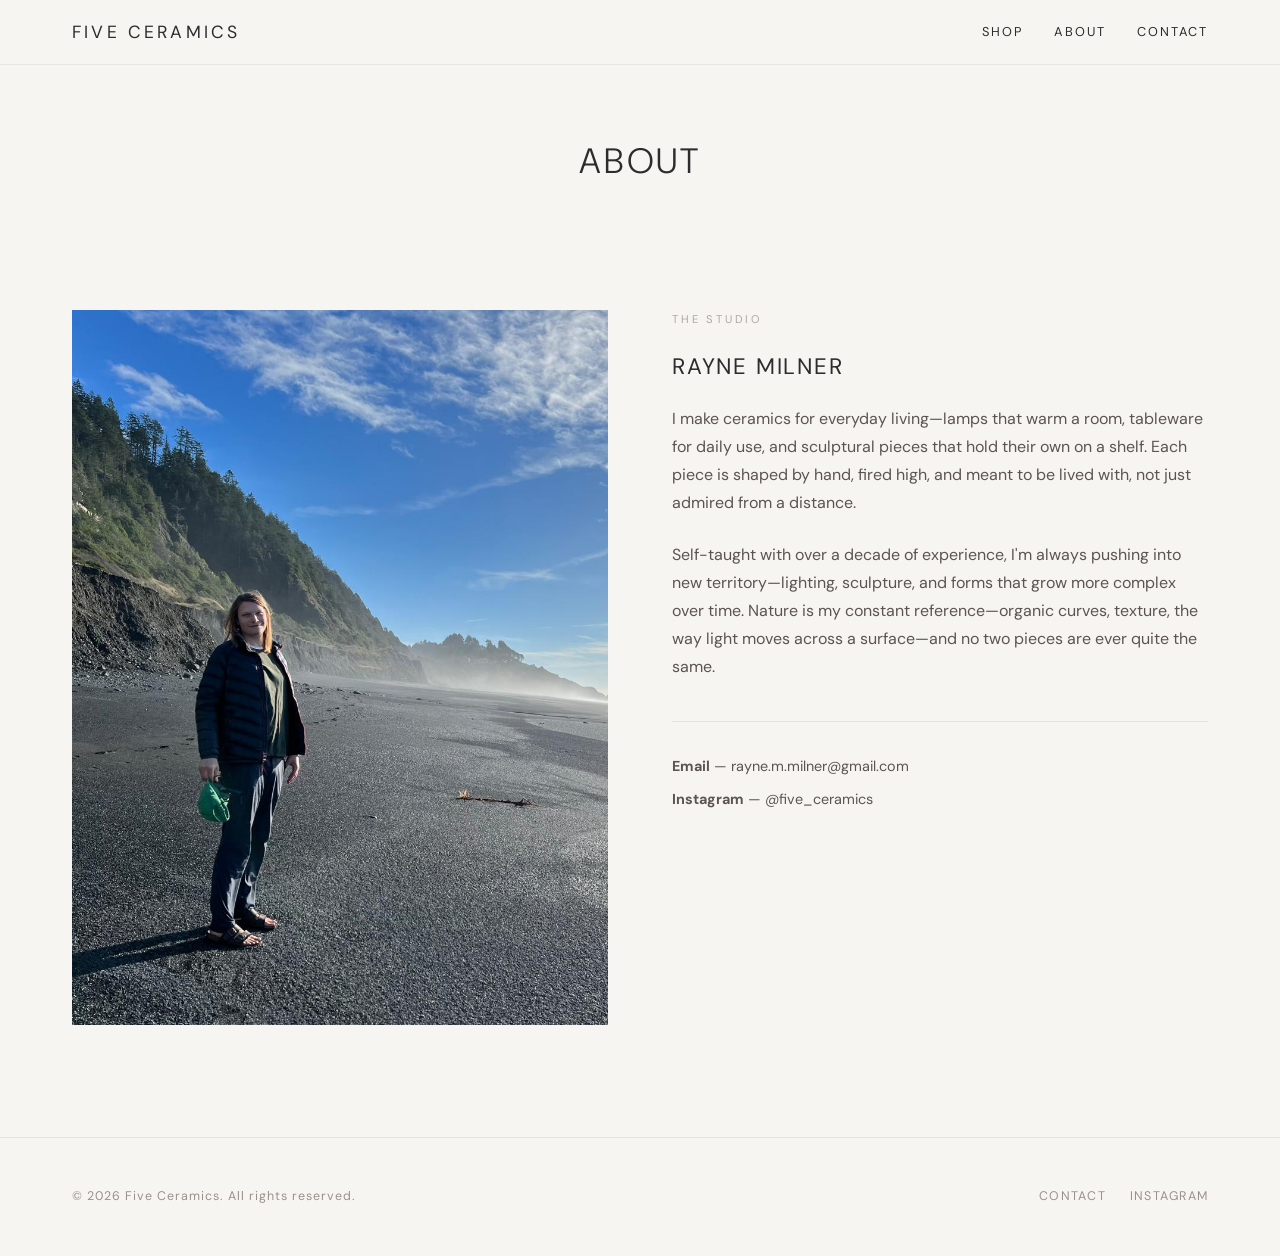
<file: about.html>
<!DOCTYPE html>
<html lang="en">
<head>
  <meta charset="UTF-8">
  <meta name="viewport" content="width=device-width, initial-scale=1.0">
  <title>About – Five Ceramics</title>
  <link rel="preconnect" href="https://fonts.googleapis.com">
  <link rel="preconnect" href="https://fonts.gstatic.com" crossorigin>
  <link href="https://fonts.googleapis.com/css2?family=DM+Sans:wght@300;400;500&display=swap" rel="stylesheet">
  <link rel="stylesheet" href="css/style.css">
</head>
<body>

  <header class="site-header">
    <nav class="nav">
      <a href="index.html" class="nav-logo">Five Ceramics</a>
      <div class="nav-links">
        <div class="nav-dropdown">
          <a href="shop/all.html">Shop</a>
          <div class="nav-dropdown-menu">
            <a href="shop/all.html">All</a>
            <a href="shop/all.html#lighting">Lighting</a>
            <a href="shop/all.html#tableware">Tableware</a>
            <a href="shop/all.html#interiors">Interiors</a>
          </div>
        </div>
        <a href="about.html">About</a>
        <a href="contact.html">Contact</a>
      </div>
      <button class="nav-toggle" aria-label="Toggle navigation">
        <span></span>
        <span></span>
        <span></span>
      </button>
    </nav>
  </header>

  <div class="page-banner">
    <div class="container">
      <h1>About</h1>
    </div>
  </div>

  <section>
    <div class="container">
      <div class="about-content">
        <div class="about-photo">
          <img src="images/headshot.png" alt="Rayne Milner">
        </div>
        <div class="about-text">
          <p class="section-subtitle">The Studio</p>
          <h2>Rayne Milner</h2>
          <p>
            I make ceramics for everyday living—lamps that warm a room, tableware for daily use, and sculptural pieces that hold their own on a shelf.
            Each piece is shaped by hand, fired high, and meant to be lived with, not just admired from a distance.
          </p>
          <p>
            Self-taught with over a decade of experience, I'm always pushing into new territory—lighting, sculpture, and forms that grow more complex over time.
            Nature is my constant reference—organic curves, texture, the way light moves across a surface—and no two pieces are ever quite the same.
          </p>
          <div class="contact-info">
            <p><strong>Email</strong> — <a href="mailto:rayne.m.milner@gmail.com">rayne.m.milner@gmail.com</a></p>
            <p><strong>Instagram</strong> — <a href="https://instagram.com/five_ceramics" target="_blank" rel="noopener">@five_ceramics</a></p>
          </div>
        </div>
      </div>
    </div>
  </section>

  <footer class="site-footer">
    <div class="container">
      <div class="footer-inner">
        <div class="footer-left">
          <p>&copy; 2026 Five Ceramics. All rights reserved.</p>
        </div>
        <div class="footer-right">
          <a href="contact.html">Contact</a>
          <a href="https://instagram.com/five_ceramics" target="_blank" rel="noopener">Instagram</a>
        </div>
      </div>
    </div>
  </footer>

  <script src="js/main.js"></script>
</body>
</html>
</file>
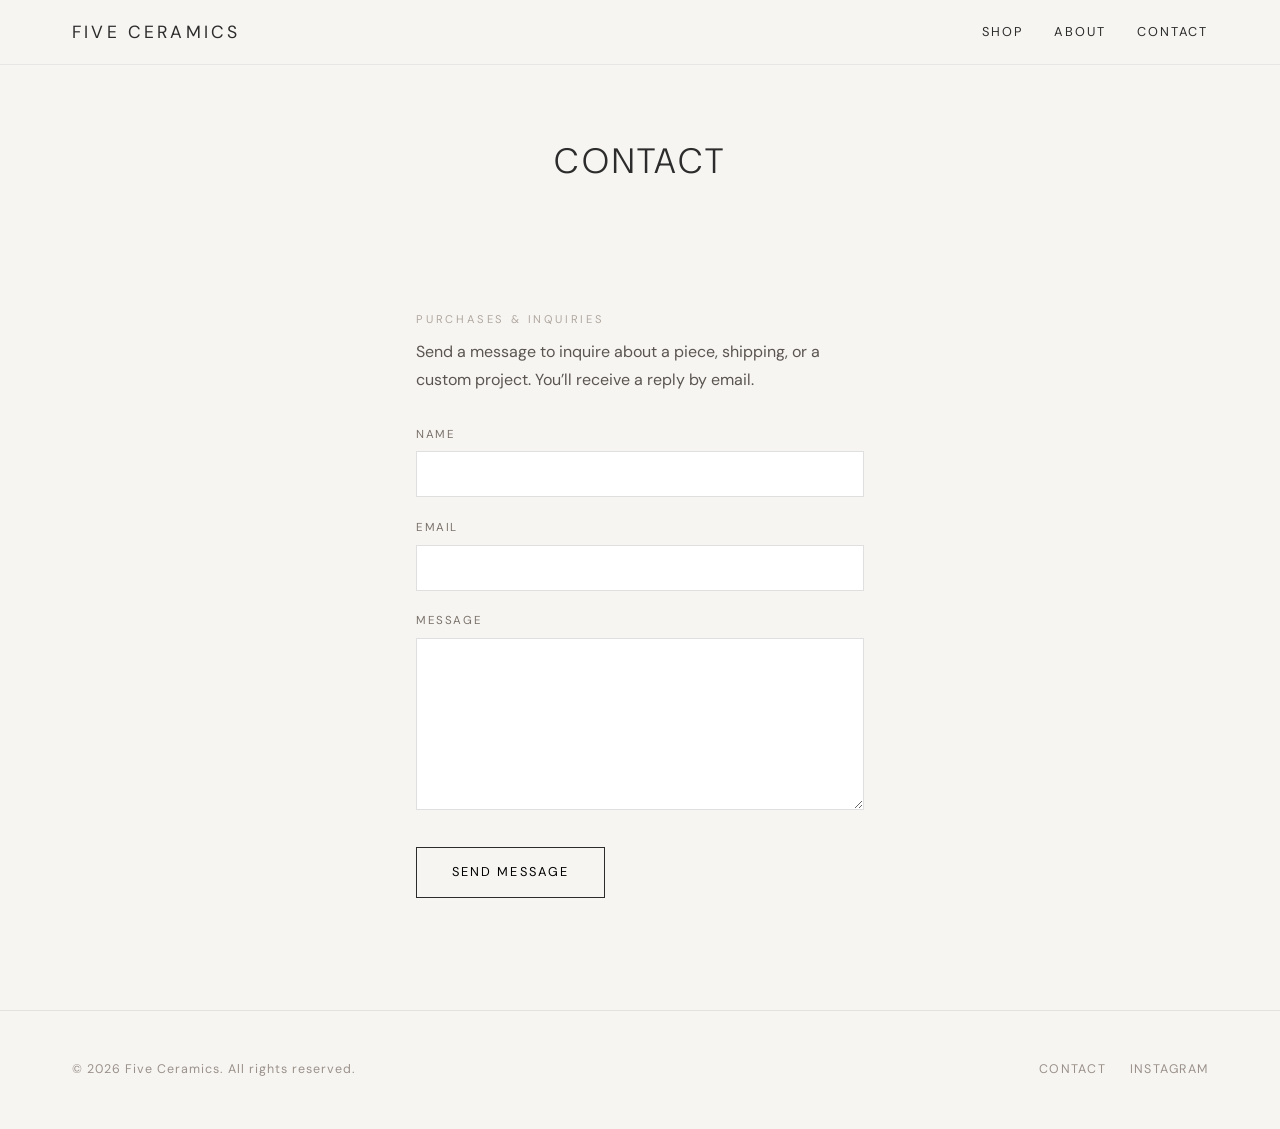
<file: contact.html>
<!DOCTYPE html>
<html lang="en">
<head>
  <meta charset="UTF-8">
  <meta name="viewport" content="width=device-width, initial-scale=1.0">
  <title>Contact – Five Ceramics</title>
  <meta name="description" content="Get in touch with Five Ceramics about purchases, commissions, or questions.">
  <link rel="preconnect" href="https://fonts.googleapis.com">
  <link rel="preconnect" href="https://fonts.gstatic.com" crossorigin>
  <link href="https://fonts.googleapis.com/css2?family=DM+Sans:wght@300;400;500&display=swap" rel="stylesheet">
  <link rel="stylesheet" href="css/style.css">
</head>
<body>

  <header class="site-header">
    <nav class="nav">
      <a href="index.html" class="nav-logo">Five Ceramics</a>
      <div class="nav-links">
        <div class="nav-dropdown">
          <a href="shop/all.html">Shop</a>
          <div class="nav-dropdown-menu">
            <a href="shop/all.html">All</a>
            <a href="shop/all.html#lighting">Lighting</a>
            <a href="shop/all.html#tableware">Tableware</a>
            <a href="shop/all.html#interiors">Interiors</a>
          </div>
        </div>
        <a href="about.html">About</a>
        <a href="contact.html">Contact</a>
      </div>
      <button class="nav-toggle" aria-label="Toggle navigation">
        <span></span>
        <span></span>
        <span></span>
      </button>
    </nav>
  </header>

  <div class="page-banner">
    <div class="container">
      <h1>Contact</h1>
    </div>
  </div>

  <section>
    <div class="container contact-page">
      <p class="section-subtitle">Purchases &amp; inquiries</p>
      <p class="contact-intro">Send a message to inquire about a piece, shipping, or a custom project. You’ll receive a reply by email.</p>

      <div id="contact-thanks" class="contact-thanks" hidden>
        <p>Thank you — your message was sent. I’ll get back to you soon.</p>
        <p><a href="contact.html">Send another message</a></p>
      </div>

      <form id="contact-form" class="contact-form" action="https://formsubmit.co/rayne.m.milner@gmail.com" method="POST">
        <input type="hidden" name="_next" value="https://fiveceramics.com/contact.html?thanks=1">
        <input type="hidden" name="_subject" id="email-subject" value="Message from Five Ceramics">

        <input type="hidden" name="product" id="field-product" value="">
        <input type="hidden" name="product_slug" id="field-slug" value="">
        <input type="hidden" name="sku" id="field-sku" value="">

        <div class="form-group">
          <label for="contact-name">Name</label>
          <input type="text" id="contact-name" name="name" required autocomplete="name">
        </div>
        <div class="form-group">
          <label for="contact-email">Email</label>
          <input type="email" id="contact-email" name="email" required autocomplete="email">
        </div>
        <div class="form-group">
          <label for="email-message">Message</label>
          <textarea id="email-message" name="message" rows="6" required></textarea>
        </div>
        <button type="submit" class="btn contact-submit">Send message</button>
      </form>
    </div>
  </section>

  <footer class="site-footer">
    <div class="container">
      <div class="footer-inner">
        <div class="footer-left">
          <p>&copy; 2026 Five Ceramics. All rights reserved.</p>
        </div>
        <div class="footer-right">
          <a href="contact.html">Contact</a>
          <a href="https://instagram.com/five_ceramics" target="_blank" rel="noopener">Instagram</a>
        </div>
      </div>
    </div>
  </footer>

  <script src="js/main.js"></script>
  <script>
    (function() {
      var params = new URLSearchParams(window.location.search);
      if (params.get('thanks') === '1') {
        var thanks = document.getElementById('contact-thanks');
        var form = document.getElementById('contact-form');
        if (thanks) thanks.hidden = false;
        if (form) form.hidden = true;
      }

      var productName = params.get('product') || '';
      var slug = params.get('slug') || '';
      var sku = params.get('sku') || '';
      var subjectEl = document.getElementById('email-subject');
      var productField = document.getElementById('field-product');
      var slugField = document.getElementById('field-slug');
      var skuField = document.getElementById('field-sku');
      var messageEl = document.getElementById('email-message');

      if (productName) {
        try { productName = decodeURIComponent(productName); } catch (e) {}
        if (subjectEl) subjectEl.value = 'Purchase inquiry: ' + productName;
        if (productField) productField.value = productName;
      }
      if (slug) {
        try { slug = decodeURIComponent(slug); } catch (e2) {}
        if (slugField) slugField.value = slug;
      }
      if (sku) {
        try { sku = decodeURIComponent(sku); } catch (e3) {}
        if (skuField) skuField.value = sku;
      }
      if ((productName || slug) && messageEl && !messageEl.value.trim()) {
        var lines = [];
        if (productName) lines.push('I\'d like to purchase: ' + productName);
        if (sku) lines.push('SKU: ' + sku);
        if (slug) lines.push('Product page: https://fiveceramics.com/shop/product.html?slug=' + encodeURIComponent(slug));
        messageEl.value = lines.join('\n\n');
      }
    })();
  </script>
</body>
</html>
</file>
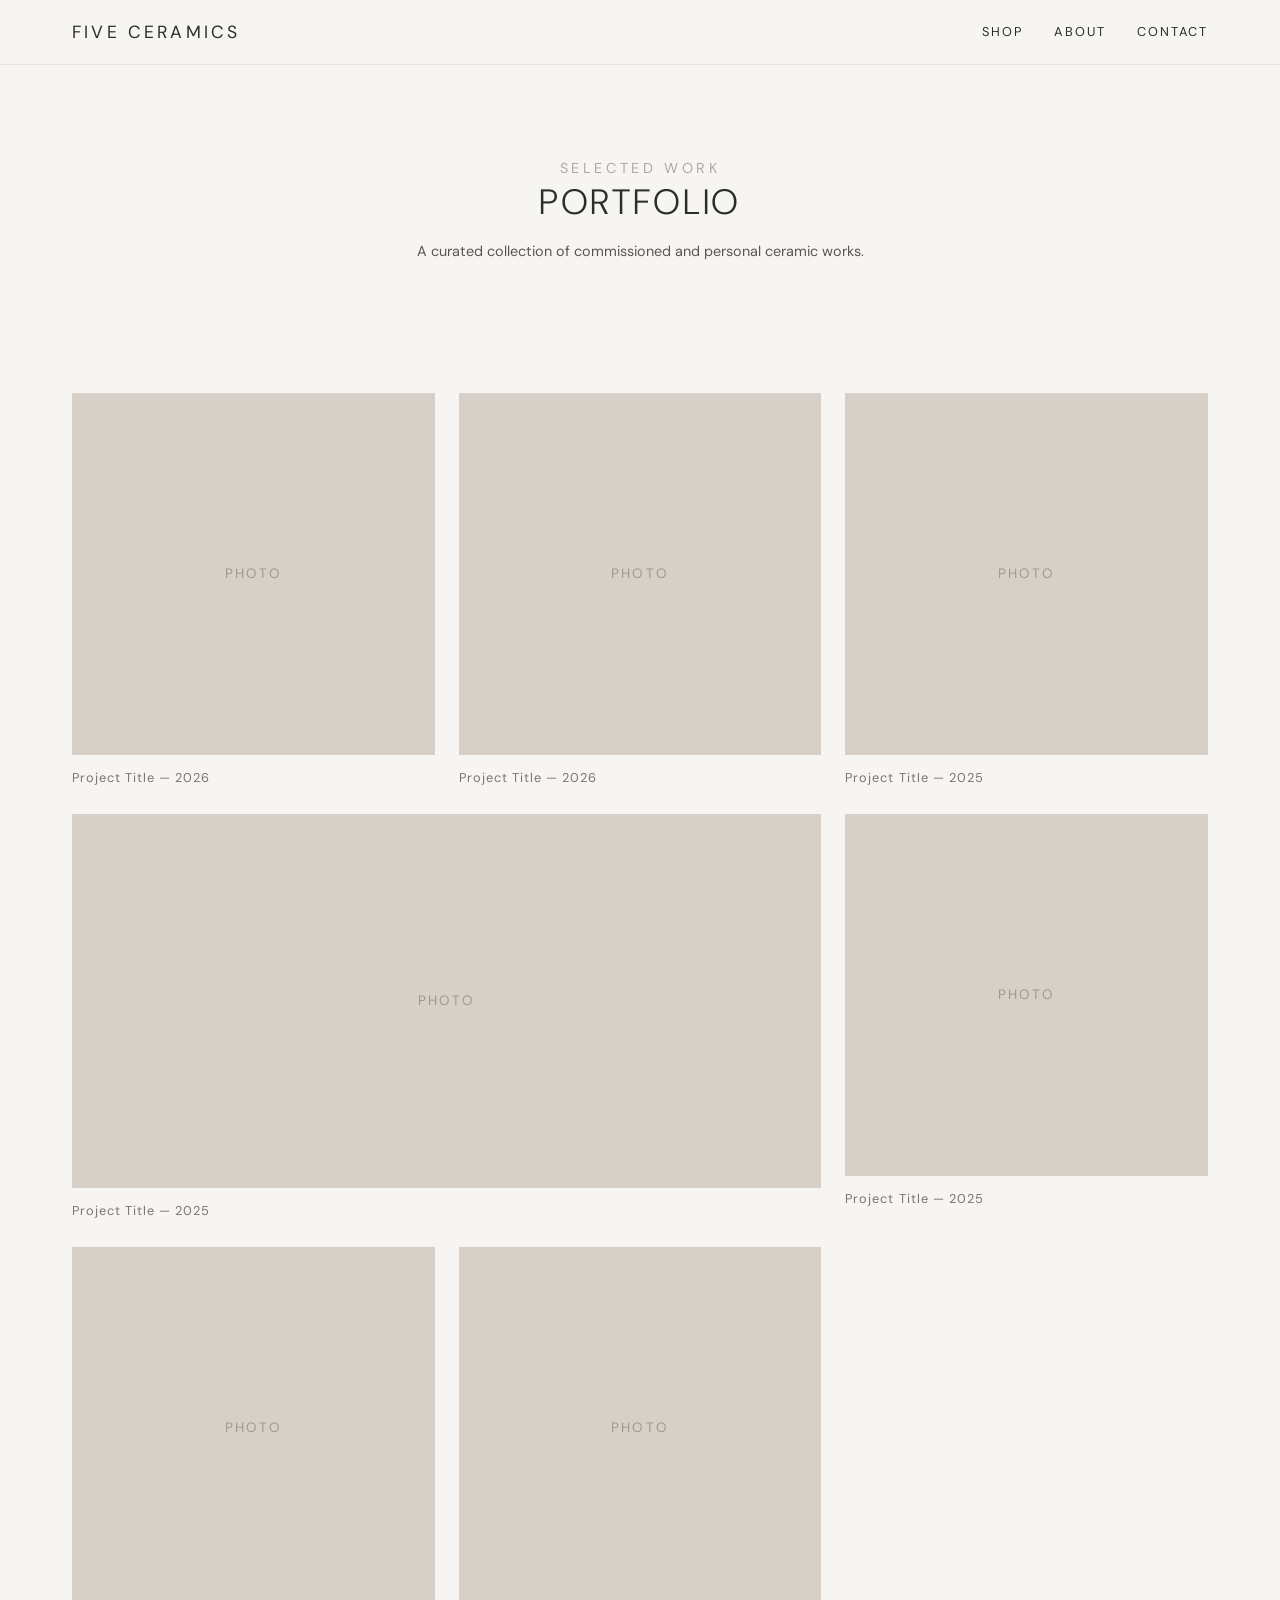
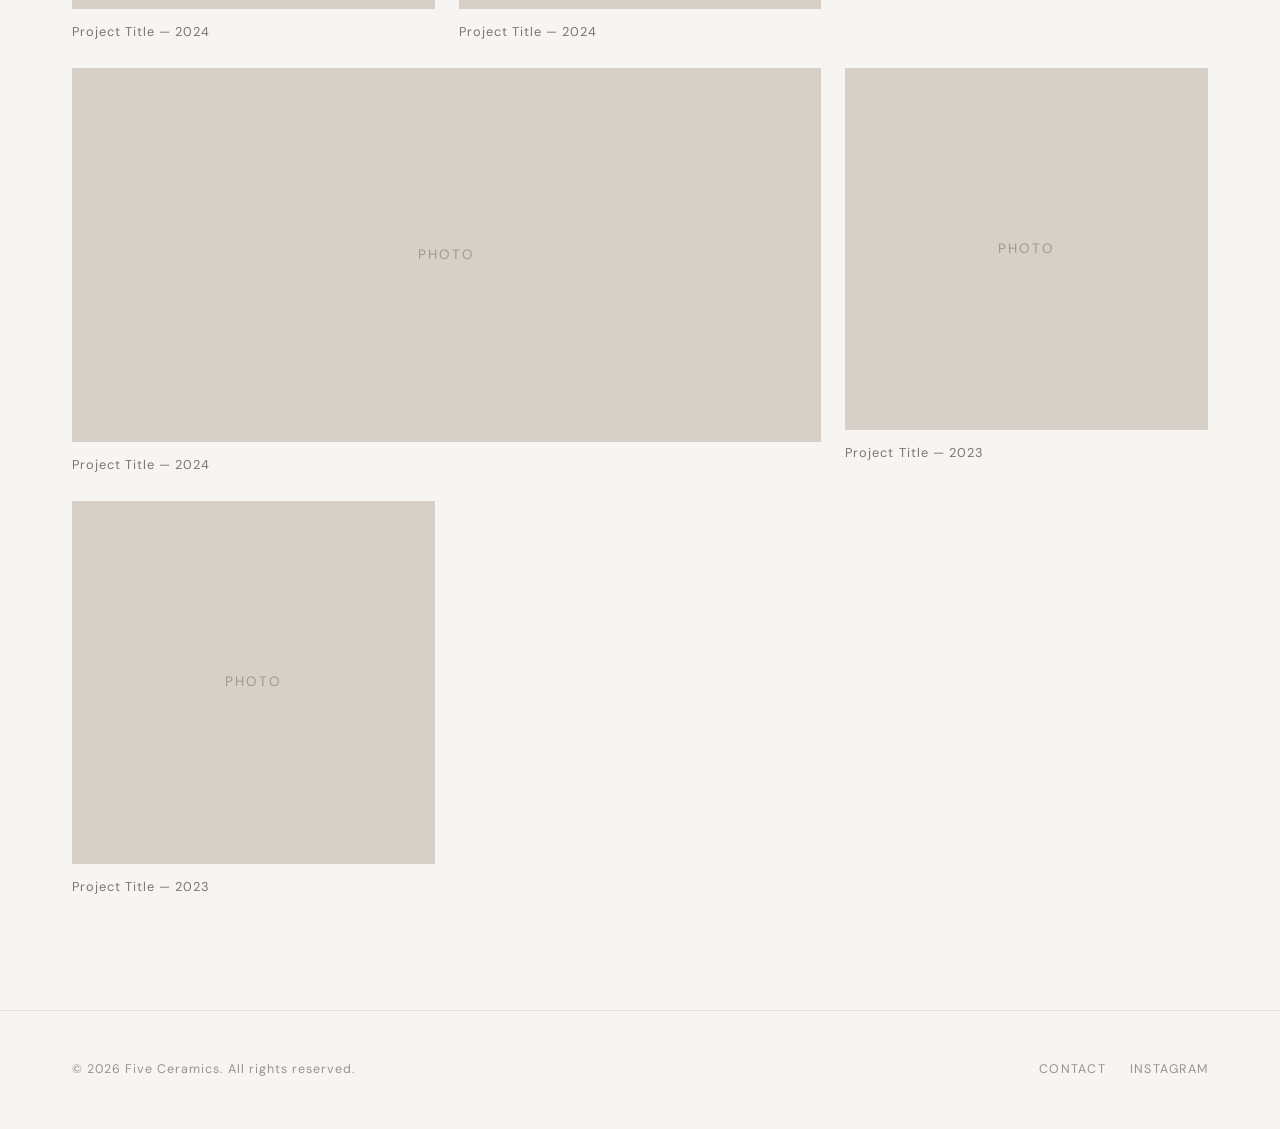
<file: portfolio.html>
<!DOCTYPE html>
<html lang="en">
<head>
  <meta charset="UTF-8">
  <meta name="viewport" content="width=device-width, initial-scale=1.0">
  <title>Portfolio – Five Ceramics</title>
  <link rel="preconnect" href="https://fonts.googleapis.com">
  <link rel="preconnect" href="https://fonts.gstatic.com" crossorigin>
  <link href="https://fonts.googleapis.com/css2?family=DM+Sans:wght@300;400;500&display=swap" rel="stylesheet">
  <link rel="stylesheet" href="css/style.css">
</head>
<body>

  <header class="site-header">
    <nav class="nav">
      <a href="index.html" class="nav-logo">Five Ceramics</a>
      <div class="nav-links">
        <div class="nav-dropdown">
          <a href="shop/all.html">Shop</a>
          <div class="nav-dropdown-menu">
            <a href="shop/all.html">All</a>
            <a href="shop/all.html#lighting">Lighting</a>
            <a href="shop/all.html#tableware">Tableware</a>
            <a href="shop/all.html#interiors">Interiors</a>
          </div>
        </div>
        <a href="about.html">About</a>
        <a href="contact.html">Contact</a>
      </div>
      <button class="nav-toggle" aria-label="Toggle navigation">
        <span></span>
        <span></span>
        <span></span>
      </button>
    </nav>
  </header>

  <div class="page-banner">
    <div class="container">
      <p class="section-subtitle">Selected Work</p>
      <h1>Portfolio</h1>
      <p>A curated collection of commissioned and personal ceramic works.</p>
    </div>
  </div>

  <section>
    <div class="container">
      <div class="portfolio-grid">

        <div class="portfolio-item">
          <div class="portfolio-item-image">
            <!-- Replace with: <img src="images/portfolio-1.jpg" alt="Description"> -->
            <span class="hero-placeholder">Photo</span>
          </div>
          <p>Project Title — 2026</p>
        </div>

        <div class="portfolio-item">
          <div class="portfolio-item-image">
            <span class="hero-placeholder">Photo</span>
          </div>
          <p>Project Title — 2026</p>
        </div>

        <div class="portfolio-item">
          <div class="portfolio-item-image">
            <span class="hero-placeholder">Photo</span>
          </div>
          <p>Project Title — 2025</p>
        </div>

        <div class="portfolio-item">
          <div class="portfolio-item-image">
            <span class="hero-placeholder">Photo</span>
          </div>
          <p>Project Title — 2025</p>
        </div>

        <div class="portfolio-item">
          <div class="portfolio-item-image">
            <span class="hero-placeholder">Photo</span>
          </div>
          <p>Project Title — 2025</p>
        </div>

        <div class="portfolio-item">
          <div class="portfolio-item-image">
            <span class="hero-placeholder">Photo</span>
          </div>
          <p>Project Title — 2024</p>
        </div>

        <div class="portfolio-item">
          <div class="portfolio-item-image">
            <span class="hero-placeholder">Photo</span>
          </div>
          <p>Project Title — 2024</p>
        </div>

        <div class="portfolio-item">
          <div class="portfolio-item-image">
            <span class="hero-placeholder">Photo</span>
          </div>
          <p>Project Title — 2024</p>
        </div>

        <div class="portfolio-item">
          <div class="portfolio-item-image">
            <span class="hero-placeholder">Photo</span>
          </div>
          <p>Project Title — 2023</p>
        </div>

        <div class="portfolio-item">
          <div class="portfolio-item-image">
            <span class="hero-placeholder">Photo</span>
          </div>
          <p>Project Title — 2023</p>
        </div>

      </div>
    </div>
  </section>

  <footer class="site-footer">
    <div class="container">
      <div class="footer-inner">
        <div class="footer-left">
          <p>&copy; 2026 Five Ceramics. All rights reserved.</p>
        </div>
        <div class="footer-right">
          <a href="contact.html">Contact</a>
          <a href="https://instagram.com/five_ceramics" target="_blank" rel="noopener">Instagram</a>
        </div>
      </div>
    </div>
  </footer>

  <script src="js/main.js"></script>
</body>
</html>
</file>
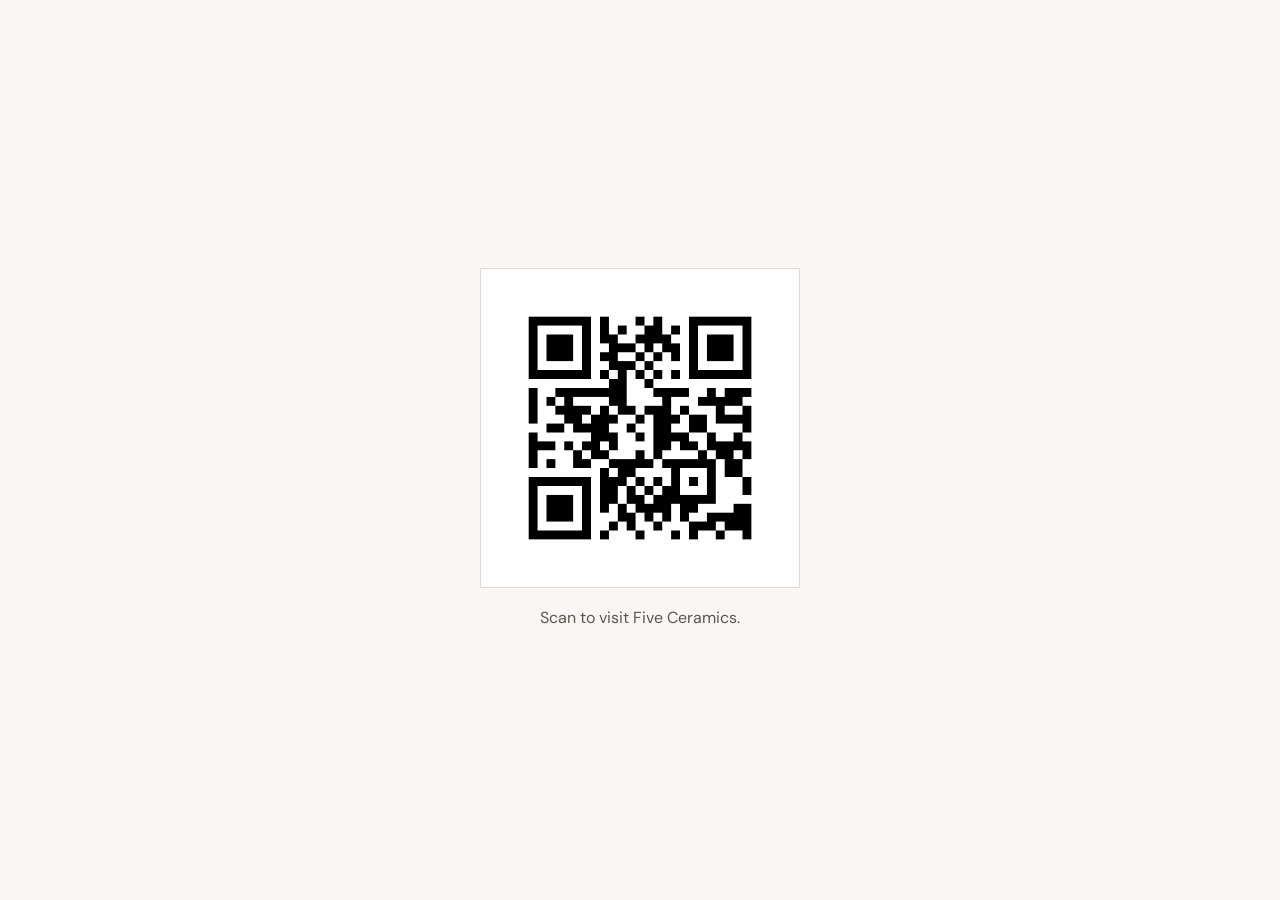
<file: qr-share.html>
<!DOCTYPE html>
<html lang="en">
<head>
  <meta charset="UTF-8">
  <meta name="viewport" content="width=device-width, initial-scale=1.0">
  <title>Five Ceramics QR</title>
  <meta name="robots" content="noindex, nofollow, noarchive">
  <link rel="preconnect" href="https://fonts.googleapis.com">
  <link rel="preconnect" href="https://fonts.gstatic.com" crossorigin>
  <link href="https://fonts.googleapis.com/css2?family=DM+Sans:wght@300;400;500&display=swap" rel="stylesheet">
  <link rel="stylesheet" href="css/style.css">
  <style>
    body {
      margin: 0;
      min-height: 100vh;
      display: grid;
      place-items: center;
      background: #f9f7f3;
    }

    .qr-panel {
      text-align: center;
      padding: 2rem;
    }

    .qr-panel img {
      width: min(70vw, 320px);
      height: auto;
      display: block;
      margin: 0 auto 1rem;
      background: #fff;
      padding: 0.75rem;
      border: 1px solid #dedad3;
    }
  </style>
</head>
<body>
  <main class="qr-panel">
    <img src="images/fiveceramics-qr.png" alt="QR code linking to fiveceramics.com">
    <p>Scan to visit Five Ceramics.</p>
  </main>
</body>
</html>
</file>
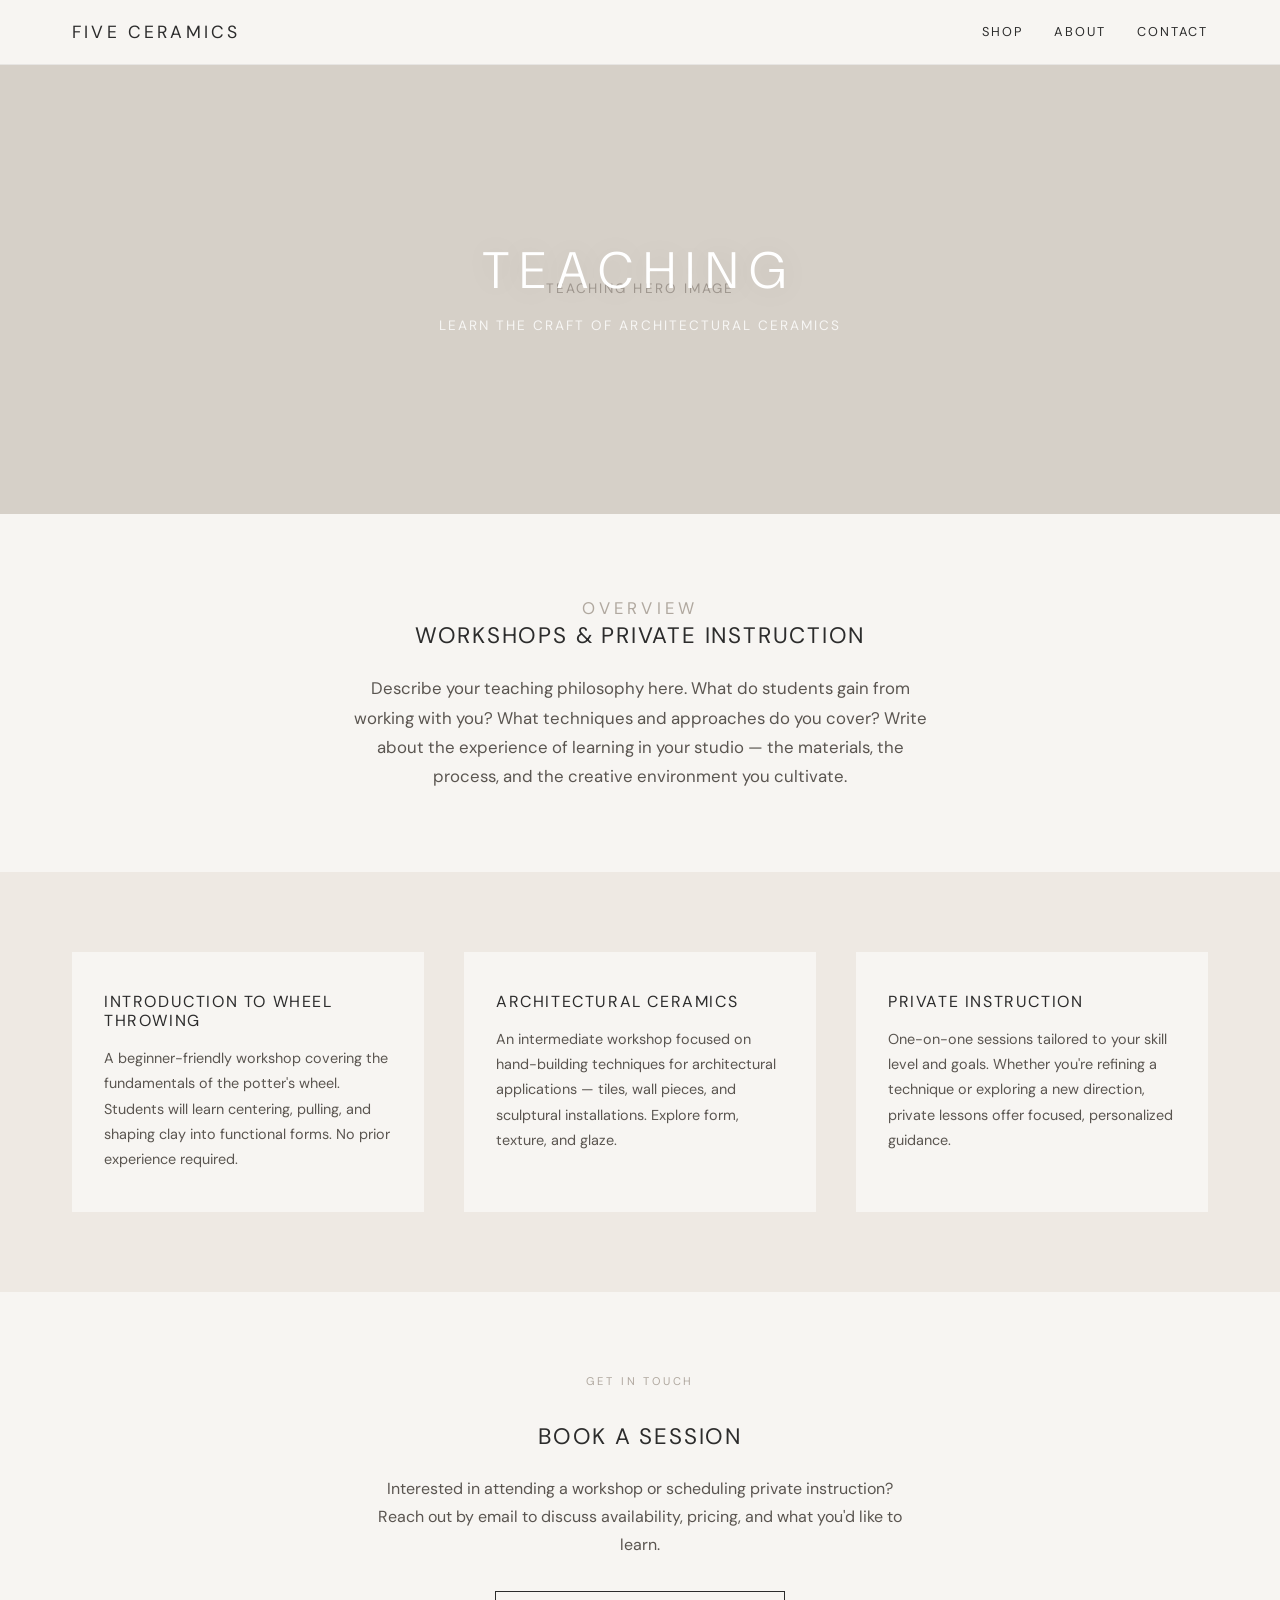
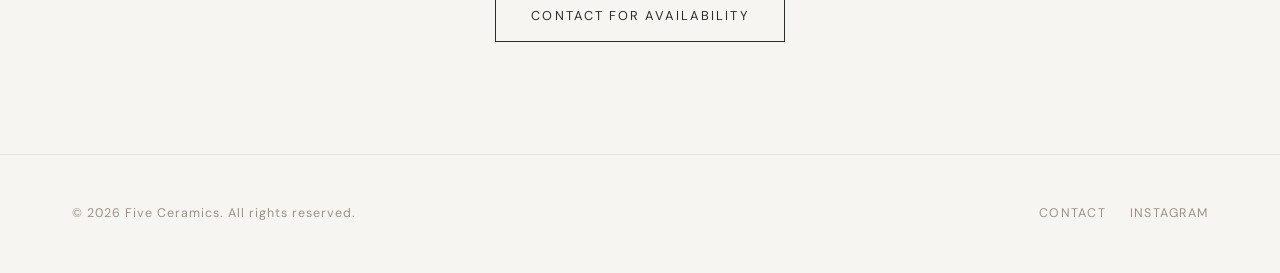
<file: teaching.html>
<!DOCTYPE html>
<html lang="en">
<head>
  <meta charset="UTF-8">
  <meta name="viewport" content="width=device-width, initial-scale=1.0">
  <title>Teaching – Five Ceramics</title>
  <link rel="preconnect" href="https://fonts.googleapis.com">
  <link rel="preconnect" href="https://fonts.gstatic.com" crossorigin>
  <link href="https://fonts.googleapis.com/css2?family=DM+Sans:wght@300;400;500&display=swap" rel="stylesheet">
  <link rel="stylesheet" href="css/style.css">
</head>
<body>

  <header class="site-header">
    <nav class="nav">
      <a href="index.html" class="nav-logo">Five Ceramics</a>
      <div class="nav-links">
        <div class="nav-dropdown">
          <a href="shop/all.html">Shop</a>
          <div class="nav-dropdown-menu">
            <a href="shop/all.html">All</a>
            <a href="shop/all.html#lighting">Lighting</a>
            <a href="shop/all.html#tableware">Tableware</a>
            <a href="shop/all.html#interiors">Interiors</a>
          </div>
        </div>
        <a href="about.html">About</a>
        <a href="contact.html">Contact</a>
      </div>
      <button class="nav-toggle" aria-label="Toggle navigation">
        <span></span>
        <span></span>
        <span></span>
      </button>
    </nav>
  </header>

  <div class="teaching-hero">
    <div class="hero-image">
      <!-- Replace with: <img src="images/teaching-hero.jpg" alt="Teaching studio"> -->
      <span class="hero-placeholder">Teaching Hero Image</span>
    </div>
    <div class="hero-overlay">
      <h1>Teaching</h1>
      <p>Learn the craft of architectural ceramics</p>
    </div>
  </div>

  <section class="teaching-intro">
    <div class="container">
      <p class="section-subtitle">Overview</p>
      <h2>Workshops &amp; Private Instruction</h2>
      <p>
        Describe your teaching philosophy here. What do students gain from working
        with you? What techniques and approaches do you cover? Write about the
        experience of learning in your studio — the materials, the process, and the
        creative environment you cultivate.
      </p>
    </div>
  </section>

  <section class="teaching-classes">
    <div class="container">
      <div class="class-grid">

        <div class="class-card">
          <h3>Introduction to Wheel Throwing</h3>
          <p>
            A beginner-friendly workshop covering the fundamentals of the potter's
            wheel. Students will learn centering, pulling, and shaping clay into
            functional forms. No prior experience required.
          </p>
        </div>

        <div class="class-card">
          <h3>Architectural Ceramics</h3>
          <p>
            An intermediate workshop focused on hand-building techniques for
            architectural applications — tiles, wall pieces, and sculptural
            installations. Explore form, texture, and glaze.
          </p>
        </div>

        <div class="class-card">
          <h3>Private Instruction</h3>
          <p>
            One-on-one sessions tailored to your skill level and goals. Whether
            you're refining a technique or exploring a new direction, private
            lessons offer focused, personalized guidance.
          </p>
        </div>

      </div>
    </div>
  </section>

  <section class="teaching-contact">
    <div class="container">
      <p class="section-subtitle">Get in Touch</p>
      <h2>Book a Session</h2>
      <p>
        Interested in attending a workshop or scheduling private instruction?
        Reach out by email to discuss availability, pricing, and what you'd like
        to learn.
      </p>
      <a href="contact.html" class="btn">Contact for Availability</a>
    </div>
  </section>

  <footer class="site-footer">
    <div class="container">
      <div class="footer-inner">
        <div class="footer-left">
          <p>&copy; 2026 Five Ceramics. All rights reserved.</p>
        </div>
        <div class="footer-right">
          <a href="contact.html">Contact</a>
          <a href="https://instagram.com/five_ceramics" target="_blank" rel="noopener">Instagram</a>
        </div>
      </div>
    </div>
  </footer>

  <script src="js/main.js"></script>
</body>
</html>
</file>
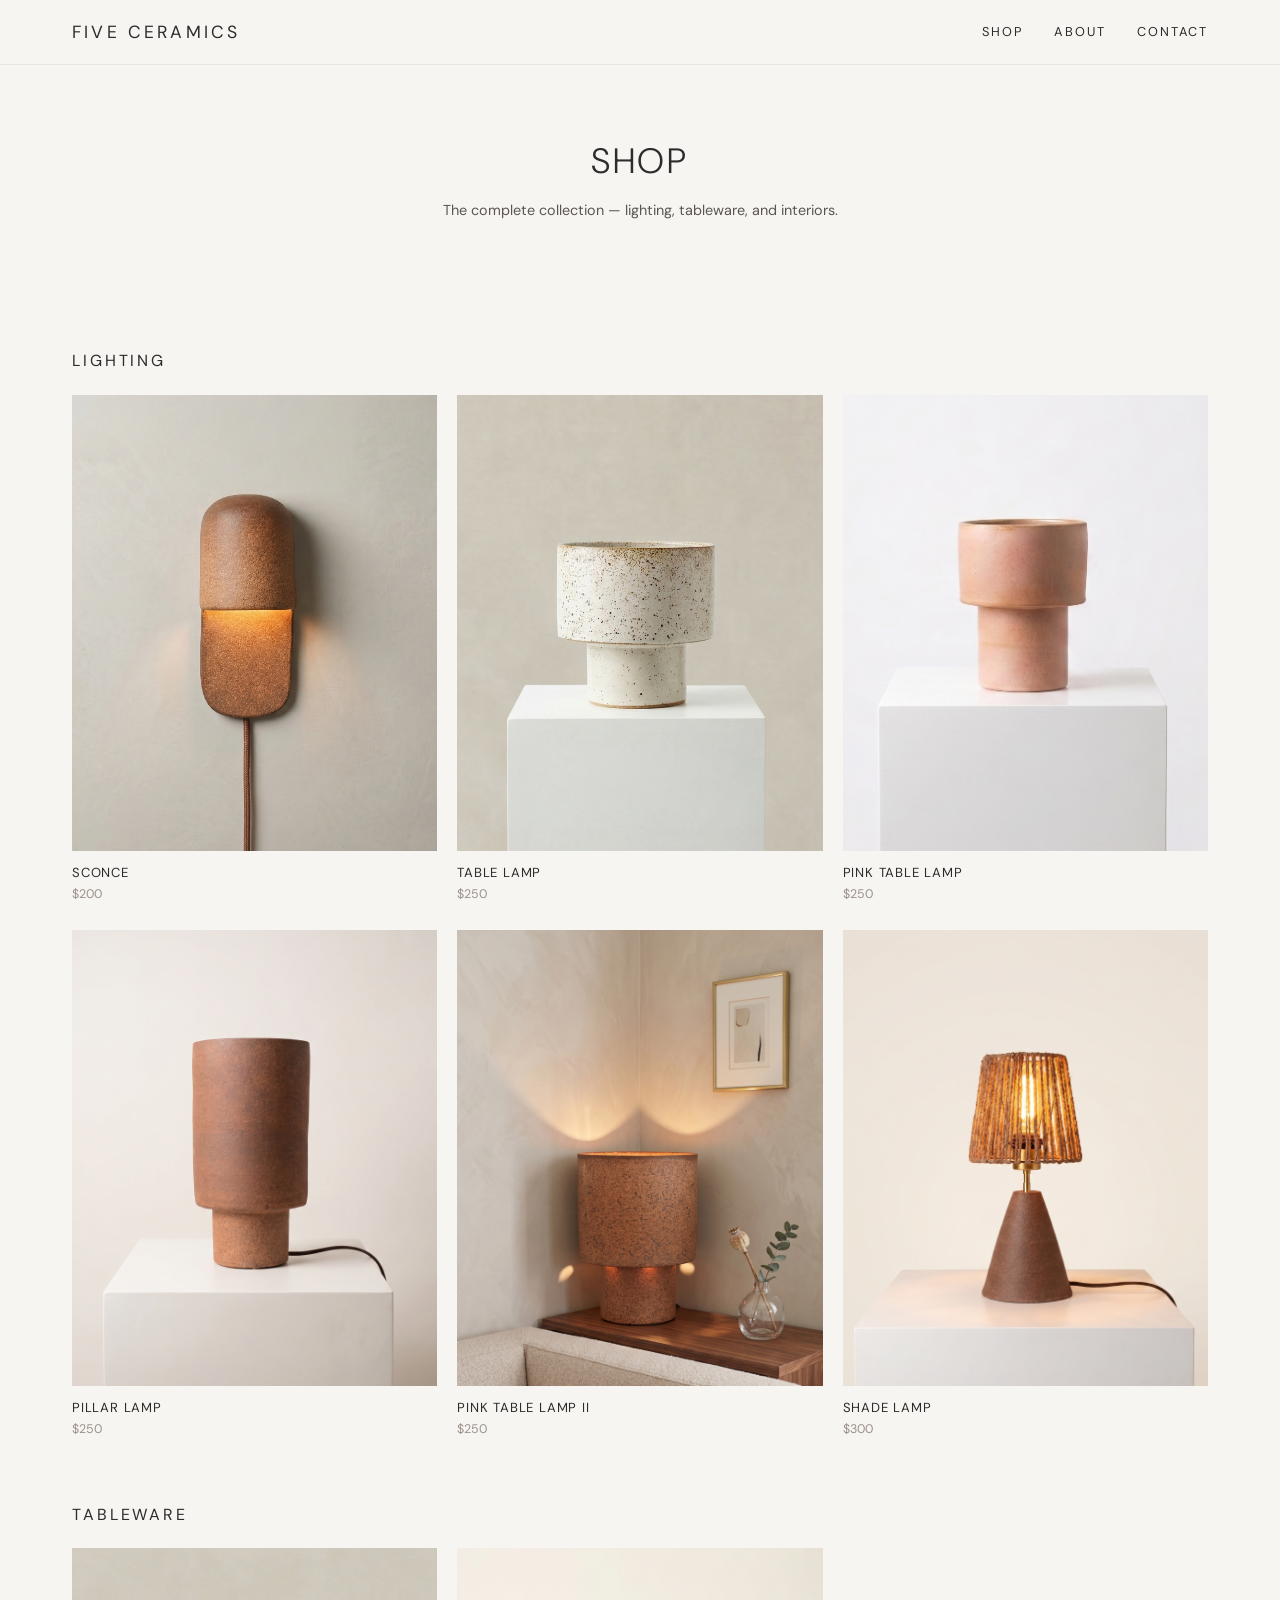
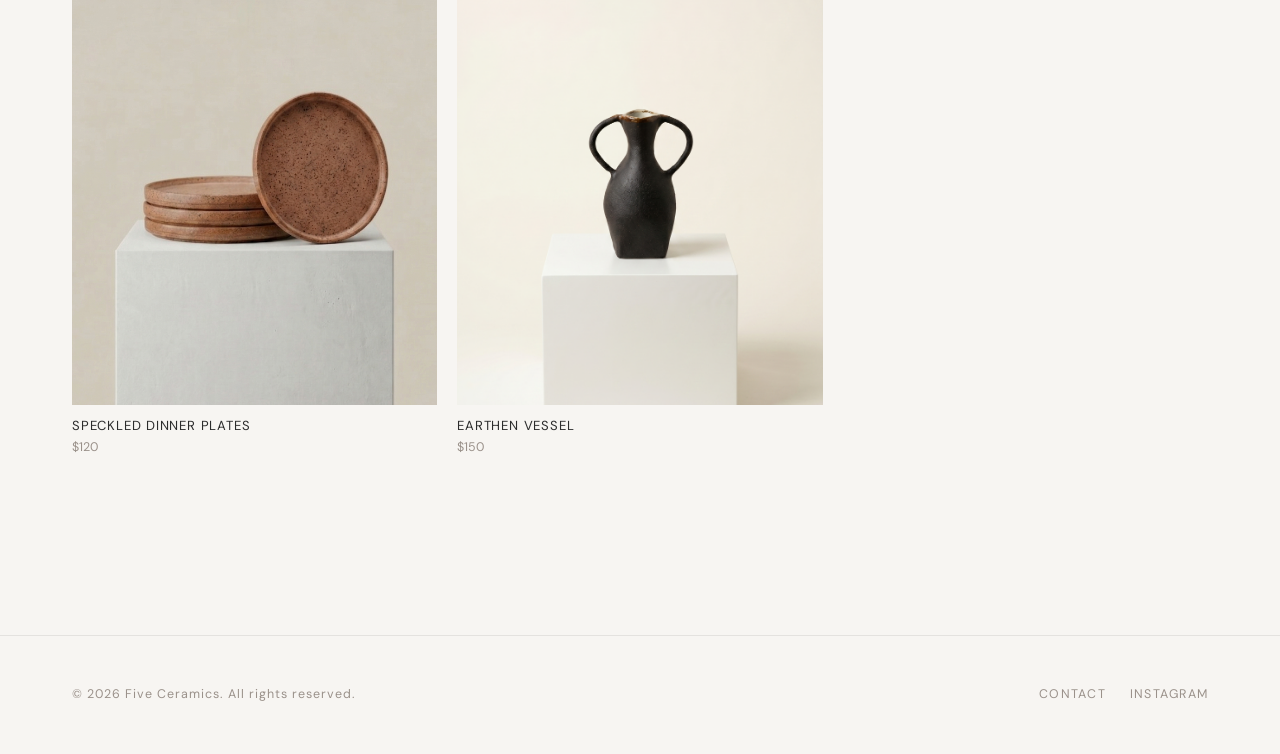
<file: shop/all.html>
<!DOCTYPE html>
<html lang="en">
<head>
  <meta charset="UTF-8">
  <meta name="viewport" content="width=device-width, initial-scale=1.0">
  <title>Shop – Five Ceramics</title>
  <meta name="description" content="Shop the complete Five Ceramics collection, including handcrafted lighting, tableware, and interiors.">
  <meta property="og:type" content="website">
  <meta property="og:site_name" content="Five Ceramics">
  <meta property="og:title" content="Shop - Five Ceramics">
  <meta property="og:description" content="Shop the complete Five Ceramics collection, including handcrafted lighting, tableware, and interiors.">
  <meta property="og:url" content="https://fiveceramics.com/shop/all.html">
  <meta property="og:image" content="https://fiveceramics.com/images/rodsbod_sconce_interior_land.png">
  <meta property="og:image:alt" content="Five Ceramics collection preview image">
  <meta name="twitter:card" content="summary_large_image">
  <meta name="twitter:title" content="Shop - Five Ceramics">
  <meta name="twitter:description" content="Shop the complete Five Ceramics collection, including handcrafted lighting, tableware, and interiors.">
  <meta name="twitter:image" content="https://fiveceramics.com/images/rodsbod_sconce_interior_land.png">
  <link rel="preconnect" href="https://fonts.googleapis.com">
  <link rel="preconnect" href="https://fonts.gstatic.com" crossorigin>
  <link href="https://fonts.googleapis.com/css2?family=DM+Sans:wght@300;400;500&display=swap" rel="stylesheet">
  <link rel="stylesheet" href="../css/style.css">
</head>
<body>

  <header class="site-header">
    <nav class="nav">
      <a href="../index.html" class="nav-logo">Five Ceramics</a>
      <div class="nav-links">
        <div class="nav-dropdown">
          <a href="all.html">Shop</a>
          <div class="nav-dropdown-menu">
            <a href="all.html">All</a>
            <a href="all.html#lighting">Lighting</a>
            <a href="all.html#tableware">Tableware</a>
            <a href="all.html#interiors">Interiors</a>
          </div>
        </div>
        <a href="../about.html">About</a>
        <a href="../contact.html">Contact</a>
      </div>
      <button class="nav-toggle" aria-label="Toggle navigation">
        <span></span>
        <span></span>
        <span></span>
      </button>
    </nav>
  </header>

  <div class="page-banner">
    <div class="container">
      <h1>Shop</h1>
      <p>The complete collection — lighting, tableware, and interiors.</p>
    </div>
  </div>

  <section>
    <div class="container" id="shop-content">
      <!-- Rendered by JS from products.js -->
    </div>
  </section>

  <footer class="site-footer">
    <div class="container">
      <div class="footer-inner">
        <div class="footer-left">
          <p>&copy; 2026 Five Ceramics. All rights reserved.</p>
        </div>
        <div class="footer-right">
          <a href="../contact.html">Contact</a>
          <a href="https://instagram.com/five_ceramics" target="_blank" rel="noopener">Instagram</a>
        </div>
      </div>
    </div>
  </footer>

  <script src="../js/main.js"></script>
  <script src="../data/products.js"></script>
  <script>
    (function() {
      var products = window.PRODUCTS || [];
      var CATEGORIES = ['lighting', 'tableware', 'interiors'];
      var LABELS = { lighting: 'Lighting', tableware: 'Tableware', interiors: 'Interiors' };
      var container = document.getElementById('shop-content');
      var html = '';

      CATEGORIES.forEach(function(cat, i) {
        var items = products.filter(function(p) { return p.category === cat && p.images && p.images.length > 0; });
        if (!items.length) return;
        var mb = i < CATEGORIES.length - 1 ? ' style="margin-bottom:4rem"' : '';
        html += '<h2 id="' + cat + '" class="shop-section-heading">' + LABELS[cat] + '</h2>';
        html += '<div class="product-grid"' + mb + '>';
        items.forEach(function(p) {
          var img = p.images && p.images.length
            ? '<img src="../' + p.images[0] + '" alt="' + p.name + '">'
            : '<span class="placeholder-text">Photo</span>';
          html += '<a href="product.html?slug=' + p.slug + '" class="product-card">'
            + '<div class="product-card-image">' + img + '</div>'
            + '<h3>' + p.name + '</h3>'
            + '<p class="price">' + p.price + '</p>'
            + '</a>';
        });
        html += '</div>';
      });

      container.innerHTML = html;
    })();
  </script>
</body>
</html>
</file>
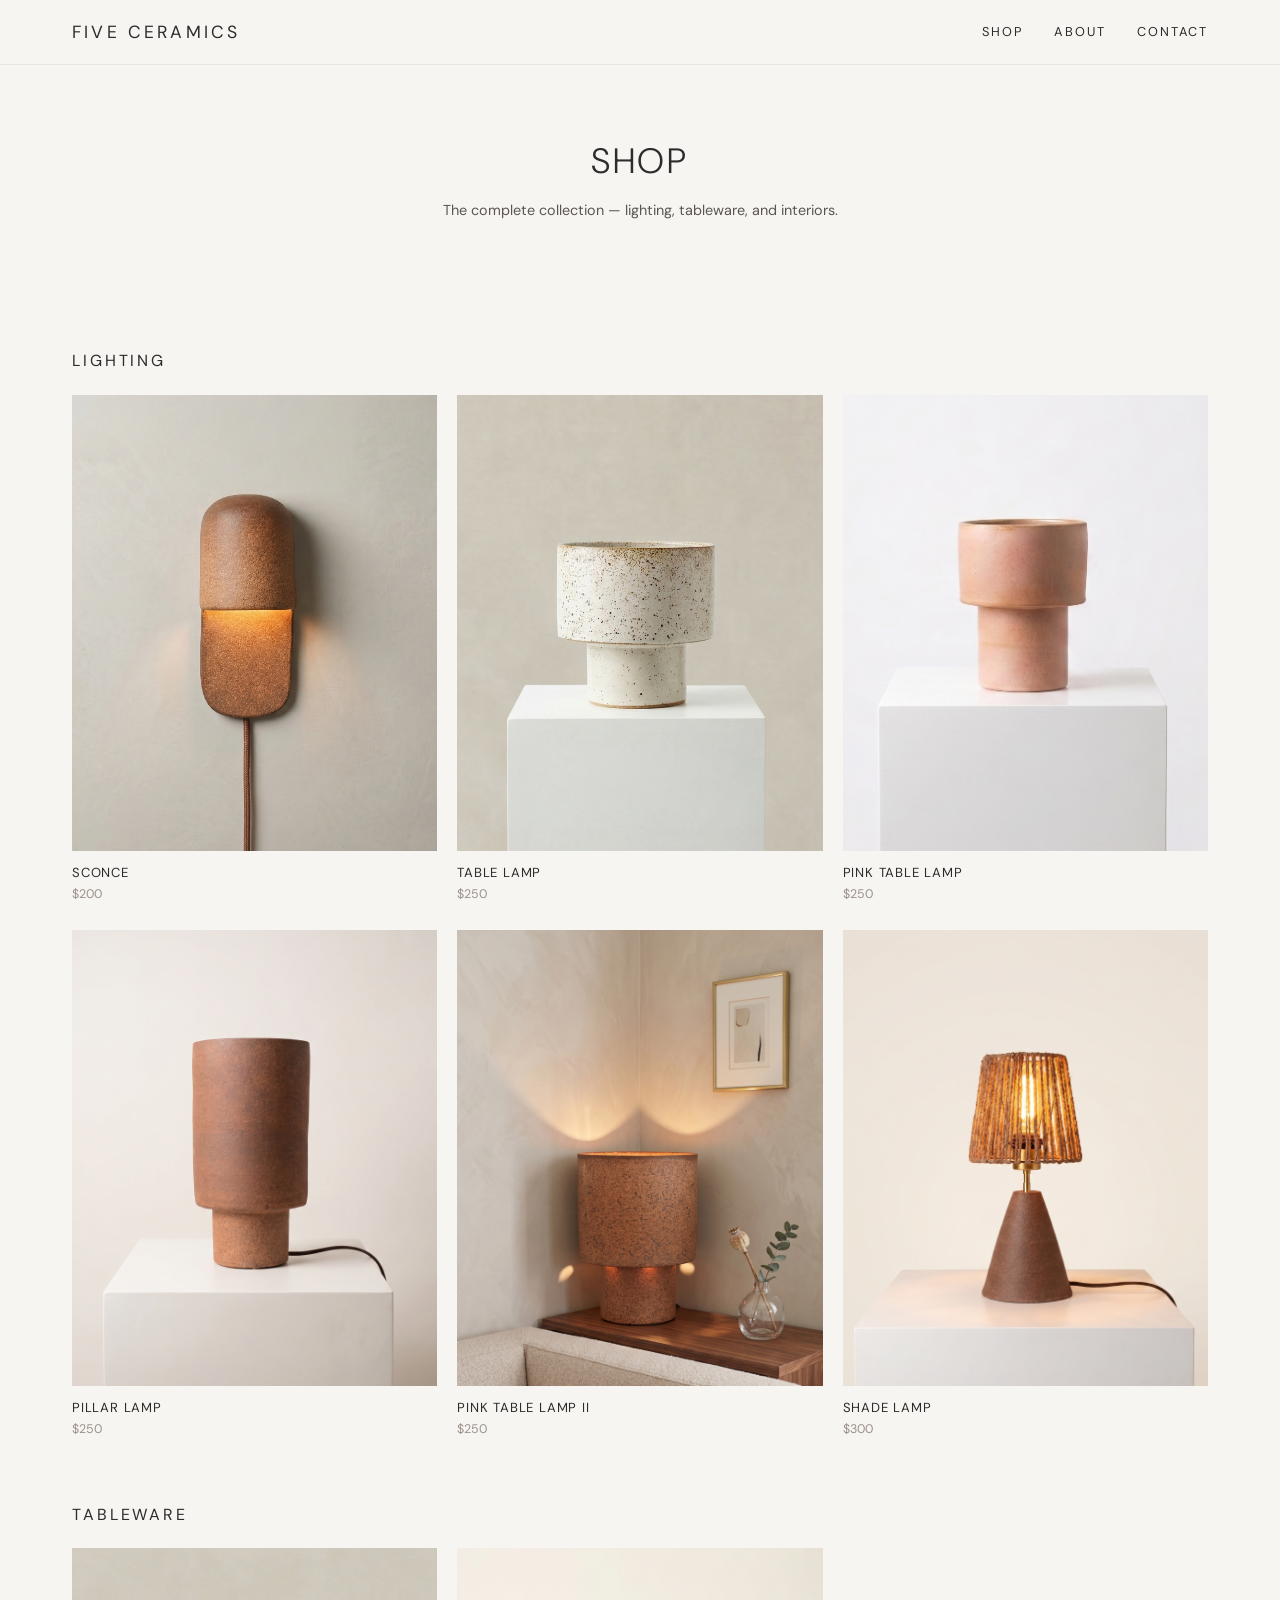
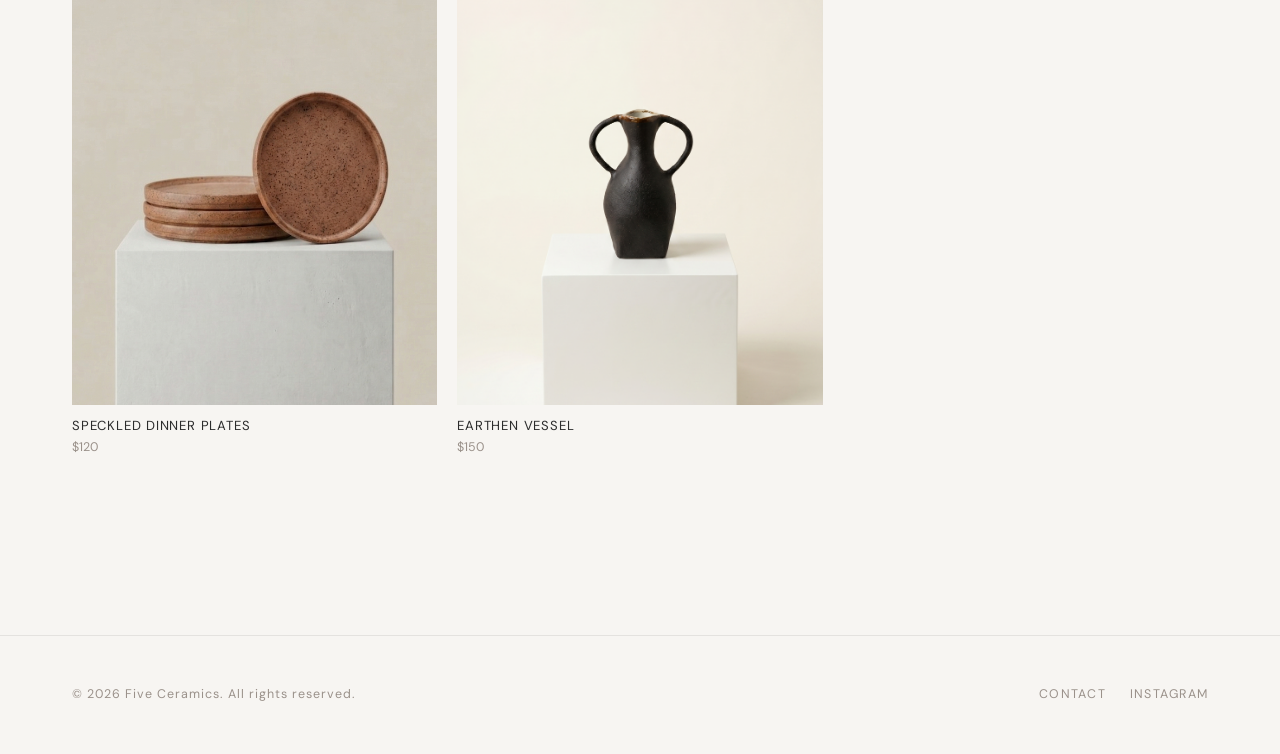
<file: shop/product.html>
<!DOCTYPE html>
<html lang="en">
<head>
  <meta charset="UTF-8">
  <meta name="viewport" content="width=device-width, initial-scale=1.0">
  <title>Five Ceramics</title>
  <meta name="description" content="Discover handcrafted ceramic pieces by Five Ceramics.">
  <meta property="og:type" content="product">
  <meta property="og:site_name" content="Five Ceramics">
  <meta property="og:title" content="Five Ceramics">
  <meta property="og:description" content="Discover handcrafted ceramic pieces by Five Ceramics.">
  <meta property="og:url" content="https://fiveceramics.com/shop/product.html">
  <meta property="og:image" content="https://fiveceramics.com/images/rodsbod_sconce_interior_land.png">
  <meta property="og:image:alt" content="Five Ceramics product preview image">
  <meta name="twitter:card" content="summary_large_image">
  <meta name="twitter:title" content="Five Ceramics">
  <meta name="twitter:description" content="Discover handcrafted ceramic pieces by Five Ceramics.">
  <meta name="twitter:image" content="https://fiveceramics.com/images/rodsbod_sconce_interior_land.png">
  <link rel="preconnect" href="https://fonts.googleapis.com">
  <link rel="preconnect" href="https://fonts.gstatic.com" crossorigin>
  <link href="https://fonts.googleapis.com/css2?family=DM+Sans:wght@300;400;500&display=swap" rel="stylesheet">
  <link rel="stylesheet" href="../css/style.css">
</head>
<body>

  <header class="site-header">
    <nav class="nav">
      <a href="../index.html" class="nav-logo">Five Ceramics</a>
      <div class="nav-links">
        <div class="nav-dropdown">
          <a href="all.html">Shop</a>
          <div class="nav-dropdown-menu">
            <a href="all.html">All</a>
            <a href="all.html#lighting">Lighting</a>
            <a href="all.html#tableware">Tableware</a>
            <a href="all.html#interiors">Interiors</a>
          </div>
        </div>
        <a href="../about.html">About</a>
        <a href="../contact.html">Contact</a>
      </div>
      <button class="nav-toggle" aria-label="Toggle navigation">
        <span></span>
        <span></span>
        <span></span>
      </button>
    </nav>
  </header>

  <section>
    <div class="container" id="product-content">
      <!-- Rendered by JS from products.js -->
    </div>
  </section>

  <footer class="site-footer">
    <div class="container">
      <div class="footer-inner">
        <div class="footer-left">
          <p>&copy; 2026 Five Ceramics. All rights reserved.</p>
        </div>
        <div class="footer-right">
          <a href="../contact.html">Contact</a>
          <a href="https://instagram.com/five_ceramics" target="_blank" rel="noopener">Instagram</a>
        </div>
      </div>
    </div>
  </footer>

  <script src="../js/main.js"></script>
  <script src="../data/products.js"></script>
  <script>
    (function() {
      function upsertMeta(selector, attr, value) {
        var tag = document.querySelector(selector);
        if (!tag) {
          tag = document.createElement('meta');
          var key = selector.indexOf('property=') !== -1 ? 'property' : 'name';
          var match = selector.match(/["']([^"']+)["']/);
          if (match && match[1]) tag.setAttribute(key, match[1]);
          document.head.appendChild(tag);
        }
        tag.setAttribute(attr, value);
      }

      function toAbsoluteUrl(path) {
        if (!path) return '';
        return new URL('../' + path, window.location.href).href;
      }

      function stripHtml(html) {
        var el = document.createElement('div');
        el.innerHTML = html;
        return (el.textContent || el.innerText || '').replace(/\s+/g, ' ').trim();
      }

      function setSocialPreview(product) {
        var title = product.name + ' - Five Ceramics';
        var rawDescription = product.description || 'Discover handcrafted ceramic pieces by Five Ceramics.';
        var description = stripHtml(rawDescription).slice(0, 160);
        var image = product.images && product.images.length ? toAbsoluteUrl(product.images[0]) : '';
        var pageUrl = new URL(window.location.href);
        pageUrl.searchParams.set('slug', product.slug);

        document.title = title;
        upsertMeta('meta[name="description"]', 'content', description);
        upsertMeta('meta[property="og:type"]', 'content', 'product');
        upsertMeta('meta[property="og:title"]', 'content', title);
        upsertMeta('meta[property="og:description"]', 'content', description);
        upsertMeta('meta[property="og:url"]', 'content', pageUrl.toString());
        upsertMeta('meta[property="og:image"]', 'content', image);
        upsertMeta('meta[property="og:image:alt"]', 'content', product.name + ' by Five Ceramics');
        upsertMeta('meta[name="twitter:card"]', 'content', 'summary_large_image');
        upsertMeta('meta[name="twitter:title"]', 'content', title);
        upsertMeta('meta[name="twitter:description"]', 'content', description);
        upsertMeta('meta[name="twitter:image"]', 'content', image);
      }

      var LABELS = { lighting: 'Lighting', tableware: 'Tableware', interiors: 'Interiors' };
      var params = new URLSearchParams(window.location.search);
      var slug = params.get('slug');
      if (!slug) { window.location.href = 'all.html'; return; }

      var products = window.PRODUCTS || [];
      var p = null;
      for (var i = 0; i < products.length; i++) {
        if (products[i].slug === slug) { p = products[i]; break; }
      }

      var container = document.getElementById('product-content');

      if (!p) {
        container.innerHTML = '<div class="page-banner" style="padding-top:140px">'
          + '<h1>Product Not Found</h1><p style="margin:1rem auto"><a href="all.html">Back to Shop</a></p></div>';
        return;
      }

      setSocialPreview(p);
      var catLabel = LABELS[p.category] || p.category;

      var mainImg = p.images && p.images.length
        ? '<img src="../' + p.images[0] + '" alt="' + p.name + '">'
        : '<span class="hero-placeholder">Product Image</span>';

      var thumbs = '';
      if (p.images && p.images.length > 1) {
        thumbs = '<div class="product-detail-thumbs">';
        p.images.forEach(function(src, idx) {
          thumbs += '<div class="product-detail-thumb" data-index="' + idx + '">'
            + '<img src="../' + src + '" alt="Thumbnail" onerror="this.outerHTML=\'Photo ' + (idx + 1) + '\'">'
            + '</div>';
        });
        thumbs += '</div>';
      }

      var dimRows = '';
      if (p.dimensions) {
        var keys = Object.keys(p.dimensions);
        keys.forEach(function(key) {
          dimRows += '<tr><td>' + key + '</td><td>' + p.dimensions[key] + '</td></tr>';
        });
      }

      var html = '<div class="product-detail">'
        + '<div class="product-detail-images">'
        +   '<div class="product-detail-image" id="main-image">' + mainImg + '</div>'
        +   thumbs
        + '</div>'
        + '<div class="product-detail-info">'
        +   '<p class="product-breadcrumb">Shop &nbsp;|&nbsp; ' + catLabel + '</p>'
        +   '<h1>' + p.name + '</h1>'
        +   '<p class="product-detail-price">' + p.price + '</p>'
        +   (p.sku ? '<p class="product-detail-sku">SKU: ' + p.sku + '</p>' : '')
        +   '<div class="product-detail-description">' + p.description + '</div>'
        +   (p.availability ? '<p class="product-detail-availability">' + p.availability + '</p>' : '')
        +   '<a href="../contact.html?product=' + encodeURIComponent(p.name) + '&slug=' + encodeURIComponent(p.slug) + (p.sku ? '&sku=' + encodeURIComponent(p.sku) : '') + '" class="btn product-purchase-btn">Purchase now</a>'
        +   '<details class="product-accordion">'
        +     '<summary>Dimensions</summary>'
        +     '<div class="product-accordion-content">'
        +       '<table><thead><tr><th>Measurement</th><th>Value</th></tr></thead>'
        +       '<tbody>' + dimRows + '</tbody></table>'
        +     '</div>'
        +   '</details>'
        +   '<details class="product-accordion">'
        +     '<summary>Shipping</summary>'
        +     '<div class="product-accordion-content"><p>' + (p.shipping || '') + '</p></div>'
        +   '</details>'
        +   '<a href="all.html#' + p.category + '" class="product-back-link">&larr; Back to Shop</a>'
        + '</div>'
        + '</div>';

      container.innerHTML = html;

      var thumbEls = document.querySelectorAll('.product-detail-thumb');
      thumbEls.forEach(function(thumb) {
        thumb.addEventListener('click', function() {
          var idx = parseInt(thumb.getAttribute('data-index'));
          var src = p.images[idx];
          if (src) {
            document.getElementById('main-image').innerHTML =
              '<img src="../' + src + '" alt="' + p.name + '">';
          }
        });
      });
    })();
  </script>
</body>
</html>
</file>
<file: css/style.css>
/* ===== Reset ===== */
*, *::before, *::after {
  margin: 0;
  padding: 0;
  box-sizing: border-box;
}

html {
  scroll-behavior: smooth;
  overflow-x: hidden;
}

body {
  font-family: 'DM Sans', 'Inter', -apple-system, BlinkMacSystemFont, 'Segoe UI', Roboto, sans-serif;
  background: #f7f5f2;
  color: #2c2c2c;
  line-height: 1.6;
  -webkit-font-smoothing: antialiased;
}

img {
  max-width: 100%;
  display: block;
}

a {
  color: inherit;
  text-decoration: none;
}

ul { list-style: none; }

/* ===== Typography ===== */
h1, h2, h3, h4 {
  font-weight: 400;
  letter-spacing: 0.08em;
  text-transform: uppercase;
  line-height: 1.2;
}

h1 { font-size: 2.8rem; }
h2 { font-size: 1.4rem; margin-bottom: 1.5rem; }
h3 { font-size: 1.1rem; margin-bottom: 0.5rem; }

p {
  color: #5a5550;
  line-height: 1.75;
}

.section-subtitle {
  font-size: 0.7rem;
  letter-spacing: 0.25em;
  text-transform: uppercase;
  color: #b0a89f;
  margin-bottom: 0.5rem;
  font-weight: 400;
}

/* ===== Layout ===== */
.container {
  width: 100%;
  max-width: 1200px;
  margin: 0 auto;
  padding: 0 2rem;
}

section {
  padding: 5rem 0;
}

/* ===== Header / Nav ===== */
.site-header {
  position: fixed;
  top: 0;
  left: 0;
  width: 100%;
  z-index: 1000;
  background: rgba(247, 245, 242, 0.95);
  backdrop-filter: blur(8px);
  -webkit-backdrop-filter: blur(8px);
  border-bottom: 1px solid rgba(0, 0, 0, 0.06);
  transition: background 0.3s;
}

.nav {
  display: flex;
  align-items: center;
  justify-content: space-between;
  height: 64px;
  padding: 0 2rem;
  max-width: 1200px;
  margin: 0 auto;
}

.nav-brand {
  display: flex;
  align-items: center;
  gap: 1rem;
}

.nav-logo {
  font-size: 1.1rem;
  font-weight: 400;
  letter-spacing: 0.18em;
  text-transform: uppercase;
}

.nav-instagram {
  display: inline-flex;
  align-items: center;
  justify-content: center;
  font-size: 0.7rem;
  letter-spacing: 0.16em;
  text-transform: uppercase;
  padding: 0.35rem 0.7rem;
  border: 1px solid #2c2c2c;
  transition: background 0.2s, color 0.2s;
}

.nav-instagram:hover {
  background: #2c2c2c;
  color: #f7f5f2;
}

.nav-links {
  display: flex;
  align-items: center;
  gap: 2rem;
}

.nav-links a {
  font-size: 0.8rem;
  letter-spacing: 0.14em;
  text-transform: uppercase;
  position: relative;
  transition: color 0.2s;
}

.nav-links a:hover {
  color: #9a918a;
}

.nav-links a::after {
  content: '';
  position: absolute;
  bottom: -4px;
  left: 0;
  width: 0;
  height: 1px;
  background: #2c2c2c;
  transition: width 0.3s;
}

.nav-links a:hover::after {
  width: 100%;
}

/* Shop dropdown */
.nav-dropdown {
  position: relative;
  display: flex;
  align-items: center;
}

.nav-dropdown-menu {
  position: absolute;
  top: calc(100% + 12px);
  left: 50%;
  transform: translateX(-50%);
  background: #f7f5f2;
  border: 1px solid rgba(0, 0, 0, 0.08);
  padding: 0.75rem 0;
  min-width: 160px;
  opacity: 0;
  visibility: hidden;
  transition: opacity 0.25s, visibility 0.25s;
}

.nav-dropdown:hover .nav-dropdown-menu,
.nav-dropdown.active .nav-dropdown-menu {
  opacity: 1;
  visibility: visible;
}

.nav-dropdown-menu a {
  display: block;
  padding: 0.5rem 1.25rem;
  font-size: 0.78rem;
  letter-spacing: 0.12em;
  white-space: nowrap;
}

.nav-dropdown-menu a:hover {
  background: rgba(0, 0, 0, 0.03);
}

.nav-dropdown-menu a::after {
  display: none;
}

/* Mobile menu toggle */
.nav-toggle {
  display: none;
  background: none;
  border: none;
  cursor: pointer;
  padding: 0.5rem;
}

.nav-toggle span {
  display: block;
  width: 22px;
  height: 1.5px;
  background: #2c2c2c;
  margin: 5px 0;
  transition: transform 0.3s, opacity 0.3s;
}

.nav-toggle.open span:nth-child(1) {
  transform: translateY(6.5px) rotate(45deg);
}

.nav-toggle.open span:nth-child(2) {
  opacity: 0;
}

.nav-toggle.open span:nth-child(3) {
  transform: translateY(-6.5px) rotate(-45deg);
}

/* ===== Hero ===== */
.hero {
  position: relative;
  margin-top: 64px;
  height: calc(100vh - 64px);
  min-height: calc(600px - 64px);
  background: #bfb8ae;
  display: flex;
  align-items: center;
  justify-content: center;
  text-align: center;
  overflow: hidden;
}

.hero-image {
  position: absolute;
  inset: 0;
  background: #bfb8ae;
  display: flex;
  align-items: center;
  justify-content: center;
}

.hero-image img {
  width: 100%;
  height: 100%;
  object-fit: cover;
}

.hero-placeholder {
  font-size: 0.85rem;
  letter-spacing: 0.15em;
  text-transform: uppercase;
  color: #a09890;
}

.hero-overlay {
  position: relative;
  z-index: 1;
  color: #fff;
}

.hero-overlay h1 {
  font-size: 3.2rem;
  font-weight: 300;
  letter-spacing: 0.22em;
  margin-bottom: 0.75rem;
  text-shadow: 0 1px 30px rgba(0, 0, 0, 0.1);
}

.hero-overlay p {
  color: rgba(255, 255, 255, 0.8);
  font-size: 0.85rem;
  letter-spacing: 0.15em;
  text-transform: uppercase;
}

/* ===== Page Banner (for interior pages) ===== */
.page-banner {
  padding-top: 140px;
  padding-bottom: 3rem;
  text-align: center;
}

.page-banner h1 {
  font-size: 2.2rem;
  font-weight: 300;
}

.page-banner p {
  margin: 1rem auto 0;
  font-size: 0.9rem;
  max-width: 34rem;
}

/* ===== Product / Card Grid ===== */
.product-grid {
  display: grid;
  grid-template-columns: repeat(3, 1fr);
  gap: 1.5rem 1.25rem;
}

a.product-card {
  display: block;
  color: inherit;
  text-decoration: none;
  cursor: pointer;
}

.product-card {
  cursor: pointer;
}

.product-card-image {
  aspect-ratio: 4 / 5;
  margin-bottom: 0.85rem;
  display: flex;
  align-items: center;
  justify-content: center;
  overflow: hidden;
}

.product-card-image img {
  width: 100%;
  height: 100%;
  object-fit: cover;
  transition: transform 0.6s ease;
}

.product-card:hover .product-card-image img {
  transform: scale(1.04);
}

.product-card-image .placeholder-text {
  font-size: 0.7rem;
  letter-spacing: 0.15em;
  text-transform: uppercase;
  color: #b5ada5;
}

.product-card h3 {
  font-size: 0.82rem;
  letter-spacing: 0.06em;
  text-transform: uppercase;
  font-weight: 400;
  margin-bottom: 0.2rem;
}

.product-card .price {
  font-size: 0.78rem;
  color: #9a918a;
}

/* ===== Featured Section (Landing) ===== */
.featured {
  text-align: center;
  padding: 6rem 0;
}

.featured .section-subtitle,
.featured h2 {
  text-align: center;
}

.featured h2 {
  margin-bottom: 3rem;
  font-weight: 300;
}

.featured .product-grid {
  text-align: left;
}

.featured-cta {
  margin-top: 3.5rem;
}

/* ===== Shop Section Headings ===== */
.shop-section-heading {
  font-size: 1rem;
  font-weight: 400;
  letter-spacing: 0.18em;
  margin-bottom: 1.5rem;
  scroll-margin-top: 90px;
}

/* ===== Product Detail Page ===== */
.product-detail {
  display: grid;
  grid-template-columns: 1fr 1fr;
  gap: 4rem;
  align-items: start;
  padding-top: 100px;
}

.product-detail-images {
  position: sticky;
  top: 90px;
}

.product-detail-image {
  margin-bottom: 0.75rem;
  overflow: hidden;
}

.product-detail-image img {
  display: block;
  width: 100%;
  height: auto;
  max-height: 85vh;
  object-fit: contain;
}

.product-detail-thumbs {
  display: flex;
  gap: 0.75rem;
}

.product-detail-thumb {
  width: 72px;
  height: 72px;
  overflow: hidden;
  cursor: pointer;
}

.product-detail-thumb img {
  width: 100%;
  height: 100%;
  object-fit: cover;
}

.product-breadcrumb {
  font-size: 0.72rem;
  letter-spacing: 0.15em;
  text-transform: uppercase;
  color: #b0a89f;
  margin-bottom: 1.25rem;
}

.product-detail-info h1 {
  font-size: 2rem;
  font-weight: 300;
  letter-spacing: 0.06em;
  text-transform: none;
  margin-bottom: 0.75rem;
}

.product-detail-price {
  font-size: 1rem;
  color: #5a5550;
  margin-bottom: 0.5rem;
}

.product-detail-sku {
  font-size: 0.8rem;
  color: #9a918a;
  letter-spacing: 0.04em;
  margin-bottom: 2rem;
}

.product-detail-description {
  color: #5a5550;
  line-height: 1.8;
  font-size: 0.92rem;
  margin-bottom: 0.5rem;
  max-width: 38rem;
}

.product-detail-description p + p {
  margin-top: 1rem;
}

.product-detail-heading {
  font-size: 0.82rem;
  letter-spacing: 0.14em;
  text-transform: uppercase;
  margin-top: 2rem;
  margin-bottom: 0.75rem;
  font-weight: 500;
  color: #2a2622;
}

.product-detail-list {
  list-style: none;
  padding: 0;
  margin: 0;
}

.product-detail-list li {
  padding: 0.4rem 0;
  border-bottom: 1px solid rgba(0, 0, 0, 0.06);
  line-height: 1.6;
}

.product-detail-list li:last-child {
  border-bottom: none;
}

.product-detail-list strong {
  font-weight: 500;
  color: #2a2622;
}

.product-detail-availability {
  font-size: 0.8rem;
  color: #9a918a;
  margin-bottom: 1rem;
  letter-spacing: 0.04em;
}

.product-accordion {
  border-top: 1px solid rgba(0, 0, 0, 0.08);
}

.product-accordion:last-child {
  border-bottom: 1px solid rgba(0, 0, 0, 0.08);
}

.product-accordion summary {
  display: flex;
  align-items: center;
  justify-content: space-between;
  padding: 1.1rem 0;
  font-size: 0.82rem;
  letter-spacing: 0.14em;
  text-transform: uppercase;
  cursor: pointer;
  list-style: none;
  user-select: none;
}

.product-accordion summary::-webkit-details-marker {
  display: none;
}

.product-accordion summary::after {
  content: '+';
  font-size: 1.1rem;
  font-weight: 300;
  color: #9a918a;
  transition: transform 0.2s;
}

.product-accordion[open] summary::after {
  content: '\2212';
}

.product-accordion-content {
  padding: 0 0 1.25rem;
  font-size: 0.85rem;
  color: #5a5550;
  line-height: 1.75;
}

.product-accordion-content table {
  width: 100%;
  border-collapse: collapse;
  margin-top: 0.5rem;
  font-size: 0.82rem;
}

.product-accordion-content th,
.product-accordion-content td {
  text-align: left;
  padding: 0.5rem 1rem 0.5rem 0;
  border-bottom: 1px solid rgba(0, 0, 0, 0.05);
  font-weight: 400;
  color: #5a5550;
}

.product-accordion-content th {
  color: #9a918a;
  font-size: 0.75rem;
  letter-spacing: 0.1em;
  text-transform: uppercase;
}

.product-back-link {
  display: inline-block;
  margin-top: 3rem;
  font-size: 0.78rem;
  letter-spacing: 0.12em;
  text-transform: uppercase;
  color: #9a918a;
  transition: color 0.2s;
}

.product-back-link:hover {
  color: #2c2c2c;
}

.product-purchase-btn {
  margin-top: 0;
  margin-bottom: 1.25rem;
}

/* ===== Contact page / form ===== */
.contact-page {
  max-width: 32rem;
}

.contact-intro {
  margin-bottom: 2rem;
  max-width: 36rem;
}

.contact-thanks {
  padding: 1.25rem 1.5rem;
  margin-bottom: 2rem;
  border: 1px solid rgba(44, 44, 44, 0.12);
  background: rgba(255, 255, 255, 0.6);
}

.contact-thanks p {
  margin-bottom: 0.75rem;
}

.contact-thanks p:last-child {
  margin-bottom: 0;
}

.contact-thanks a {
  font-size: 0.78rem;
  letter-spacing: 0.12em;
  text-transform: uppercase;
  color: #9a918a;
  transition: color 0.2s;
}

.contact-thanks a:hover {
  color: #2c2c2c;
}

.contact-form .form-group {
  margin-bottom: 1.35rem;
}

.contact-form label {
  display: block;
  font-size: 0.72rem;
  letter-spacing: 0.14em;
  text-transform: uppercase;
  color: #7a726a;
  margin-bottom: 0.45rem;
}

.contact-form input[type="text"],
.contact-form input[type="email"],
.contact-form textarea {
  width: 100%;
  padding: 0.75rem 0.9rem;
  font-family: inherit;
  font-size: 0.95rem;
  color: #2c2c2c;
  background: #fff;
  border: 1px solid rgba(44, 44, 44, 0.15);
  border-radius: 0;
  transition: border-color 0.2s;
}

.contact-form input:focus,
.contact-form textarea:focus {
  outline: none;
  border-color: rgba(44, 44, 44, 0.45);
}

.contact-form textarea {
  resize: vertical;
  min-height: 8rem;
  line-height: 1.6;
}

.contact-submit {
  margin-top: 0.5rem;
  cursor: pointer;
  font: inherit;
  background: transparent;
}

/* ===== Buttons / Links ===== */
.btn {
  display: inline-block;
  font-size: 0.8rem;
  letter-spacing: 0.16em;
  text-transform: uppercase;
  padding: 0.9rem 2.2rem;
  border: 1px solid #2c2c2c;
  transition: background 0.3s, color 0.3s;
}

.btn:hover {
  background: #2c2c2c;
  color: #f7f5f2;
}

.btn-light {
  border-color: #fff;
  color: #fff;
}

.btn-light:hover {
  background: #fff;
  color: #2c2c2c;
}

/* ===== About Page ===== */
.about-content {
  display: grid;
  grid-template-columns: 1fr 1fr;
  gap: 4rem;
  align-items: start;
}

.about-photo {
  aspect-ratio: 3 / 4;
  background: #d6d0c8;
  display: flex;
  align-items: center;
  justify-content: center;
}

.about-photo img {
  width: 100%;
  height: 100%;
  object-fit: cover;
}

.about-text h2 {
  margin-bottom: 1.5rem;
}

.about-text p {
  margin-bottom: 1.5rem;
  max-width: 38rem;
}

.about-text .contact-info {
  margin-top: 2.5rem;
  padding-top: 2rem;
  border-top: 1px solid rgba(0, 0, 0, 0.08);
}

.about-text .contact-info p {
  margin-bottom: 0.5rem;
  font-size: 0.9rem;
}

/* ===== Portfolio Gallery ===== */
.portfolio-grid {
  display: grid;
  grid-template-columns: repeat(3, 1fr);
  gap: 1.5rem;
}

.portfolio-item {
  overflow: hidden;
}

.portfolio-item-image {
  aspect-ratio: 1 / 1;
  background: #d6d0c8;
  display: flex;
  align-items: center;
  justify-content: center;
  overflow: hidden;
}

.portfolio-item-image img {
  width: 100%;
  height: 100%;
  object-fit: cover;
  transition: transform 0.5s;
}

.portfolio-item:hover .portfolio-item-image img {
  transform: scale(1.05);
}

.portfolio-item p {
  font-size: 0.8rem;
  letter-spacing: 0.08em;
  color: #7a746e;
  margin-top: 0.75rem;
}

/* Alternating sizes for visual interest */
.portfolio-grid .portfolio-item:nth-child(4) {
  grid-column: span 2;
}

.portfolio-grid .portfolio-item:nth-child(4) .portfolio-item-image {
  aspect-ratio: 2 / 1;
}

.portfolio-grid .portfolio-item:nth-child(8) {
  grid-column: span 2;
}

.portfolio-grid .portfolio-item:nth-child(8) .portfolio-item-image {
  aspect-ratio: 2 / 1;
}

/* ===== Teaching Page ===== */
.teaching-hero {
  position: relative;
  height: 50vh;
  min-height: 350px;
  display: flex;
  align-items: center;
  justify-content: center;
  text-align: center;
  margin-top: 64px;
  overflow: hidden;
}

.teaching-hero .hero-image {
  position: absolute;
  inset: 0;
  background: #d6d0c8;
  display: flex;
  align-items: center;
  justify-content: center;
}

.teaching-hero .hero-overlay {
  position: relative;
  z-index: 1;
}

.teaching-intro {
  text-align: center;
}

.teaching-intro p {
  margin: 0 auto;
  font-size: 1.05rem;
  max-width: 36rem;
}

.teaching-classes {
  background: #eee9e3;
}

.class-grid {
  display: grid;
  grid-template-columns: repeat(3, 1fr);
  gap: 2.5rem;
}

.class-card {
  background: #f7f5f2;
  padding: 2.5rem 2rem;
}

.class-card h3 {
  font-size: 1rem;
  letter-spacing: 0.1em;
  text-transform: uppercase;
  margin-bottom: 1rem;
}

.class-card p {
  font-size: 0.9rem;
  max-width: none;
}

.teaching-contact {
  text-align: center;
}

.teaching-contact p {
  margin: 0 auto 2rem;
  max-width: 34rem;
}

/* ===== Footer ===== */
.site-footer {
  border-top: 1px solid rgba(0, 0, 0, 0.08);
  padding: 3rem 0;
  margin-top: 2rem;
}

.footer-inner {
  display: flex;
  justify-content: space-between;
  align-items: center;
  flex-wrap: wrap;
  gap: 1.5rem;
}

.footer-left p {
  font-size: 0.78rem;
  letter-spacing: 0.08em;
  color: #9a918a;
}

.footer-right {
  display: flex;
  gap: 1.5rem;
}

.footer-right a {
  font-size: 0.78rem;
  letter-spacing: 0.1em;
  text-transform: uppercase;
  color: #9a918a;
  transition: color 0.2s;
}

.footer-right a:hover {
  color: #2c2c2c;
}

/* ===== Responsive ===== */
@media (max-width: 900px) {
  .product-grid {
    grid-template-columns: repeat(2, 1fr);
  }

  .portfolio-grid {
    grid-template-columns: repeat(2, 1fr);
  }

  .portfolio-grid .portfolio-item:nth-child(4),
  .portfolio-grid .portfolio-item:nth-child(8) {
    grid-column: span 1;
  }

  .portfolio-grid .portfolio-item:nth-child(4) .portfolio-item-image,
  .portfolio-grid .portfolio-item:nth-child(8) .portfolio-item-image {
    aspect-ratio: 1 / 1;
  }

  .class-grid {
    grid-template-columns: 1fr;
  }

  .about-content {
    grid-template-columns: 1fr;
    gap: 2.5rem;
  }

  .product-detail {
    grid-template-columns: 1fr;
    gap: 2.5rem;
  }

  .product-detail-images {
    position: static;
  }
}

@media (max-width: 700px) {
  h1 { font-size: 2rem; }

  .nav-brand {
    gap: 0.65rem;
  }

  .nav-logo {
    font-size: 0.9rem;
    letter-spacing: 0.12em;
  }

  .nav-instagram {
    font-size: 0.62rem;
    letter-spacing: 0.12em;
    padding: 0.28rem 0.55rem;
  }

  .hero-overlay h1 {
    font-size: 2.2rem;
  }

  .featured {
    padding: 4rem 0;
  }

  .nav-links {
    position: fixed;
    top: 64px;
    left: 0;
    width: 100%;
    height: calc(100vh - 64px);
    background: #f7f5f2;
    flex-direction: column;
    justify-content: flex-start;
    padding-top: 3rem;
    gap: 0;
    transform: translateX(100%);
    transition: transform 0.35s ease;
  }

  .nav-links.open {
    transform: translateX(0);
  }

  .nav-links a,
  .nav-dropdown > a {
    padding: 1rem 2rem;
    font-size: 0.9rem;
    width: 100%;
    text-align: center;
  }

  .nav-dropdown-menu {
    position: static;
    transform: none;
    border: none;
    opacity: 1;
    visibility: visible;
    padding: 0;
    min-width: 0;
    display: none;
    background: transparent;
  }

  .nav-dropdown.active .nav-dropdown-menu {
    display: block;
  }

  .nav-dropdown-menu a {
    padding: 0.75rem 2rem;
    font-size: 0.82rem;
    color: #7a746e;
    text-align: center;
  }

  .nav-toggle {
    display: block;
  }

  .product-grid {
    grid-template-columns: 1fr;
    gap: 2.5rem;
  }

  .portfolio-grid {
    grid-template-columns: 1fr;
  }

  section {
    padding: 3.5rem 0;
  }

  .page-banner {
    padding-top: 110px;
    padding-bottom: 2rem;
  }

  .product-detail {
    padding-top: 80px;
  }

  .product-detail-info h1 {
    font-size: 1.6rem;
  }

  .footer-inner {
    flex-direction: column;
    text-align: center;
  }
}
</file>
